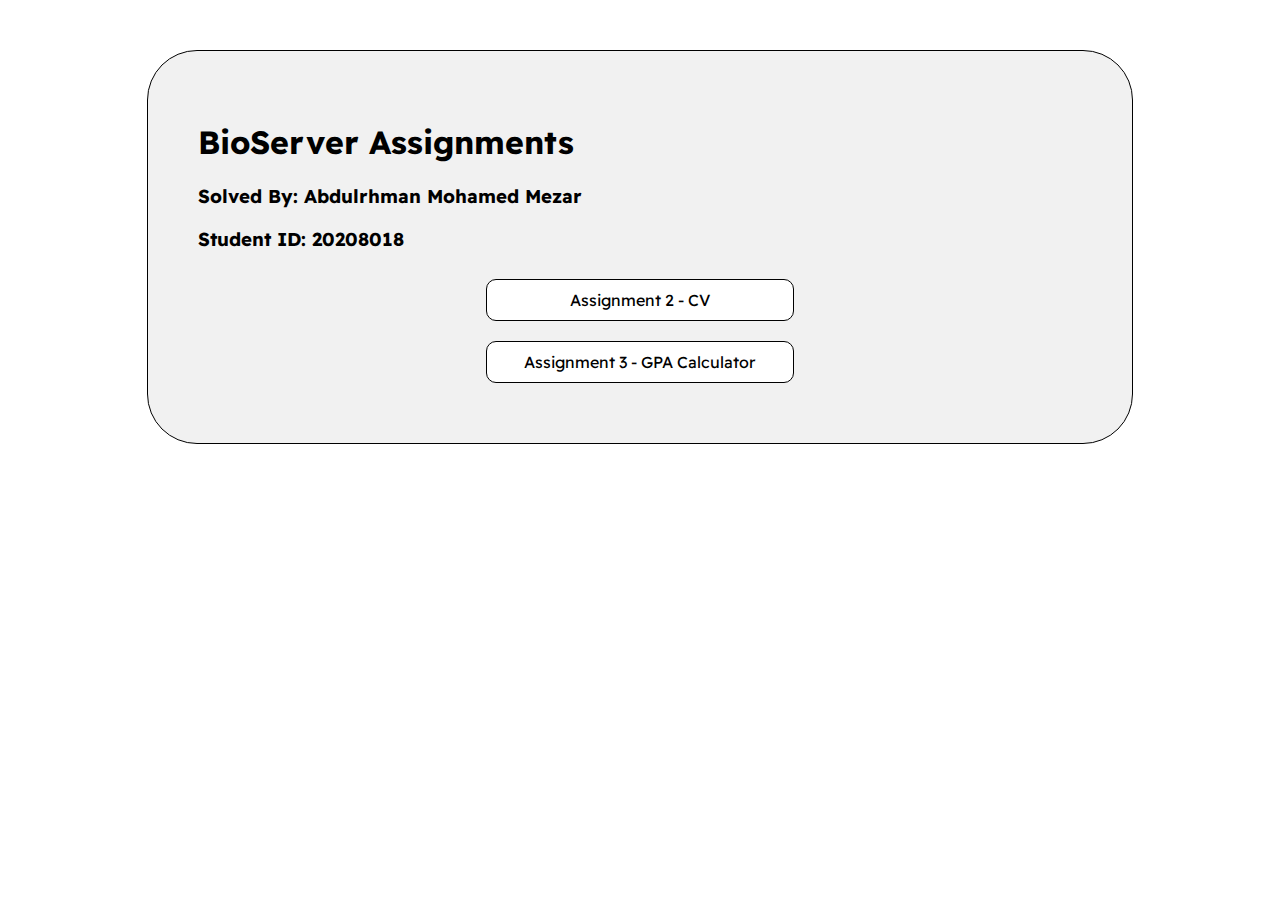
<file: index.html>
<!DOCTYPE html>
<html lang="en">
<head>
    <meta charset="UTF-8">
    <meta name="viewport" content="width=device-width, initial-scale=1.0">
    <title>Bio Server Assignments</title>
    <link href="https://fonts.googleapis.com/css2?family=Readex+Pro&amp;display=swap" rel="stylesheet">
    <style>
        .container{
            font-family: 'Readex Pro', sans-serif;
            width: 70%;
            border-radius: 50px;
            background-color: #f1f1f1;
            margin: 50px auto;
            padding: 50px;
            border: #000 solid 1px;
        }

        .projects{
            width: 100%;
            display: flex;
            justify-content: center;
            align-items: center;
            flex-direction: column;
        }

        .project{
            width: 30%;
            background-color: #fff;
            margin: 10px;
            display: flex;
            justify-content: center;
            align-items: center;
            border-radius: 10px;
            padding: 10px 20px;
            border: #000 solid 1px;
            text-decoration: none;
            color: #000;
        }

        .project:hover{
            background-color: #000;
            color: #fff;
        }
    </style>
</head>
<body>
    <div class="container">
        <div class="header">
            <h1>BioServer Assignments</h1>
            <h3>Solved By: Abdulrhman Mohamed Mezar</h3>
            <h3>Student ID: 20208018</h3>
        </div>

        <div class="projects">
            <a class="project" href="./CV">Assignment 2 - CV</a>
            <a class="project" href="./GPA-Calculator/">Assignment 3 - GPA Calculator</a>
        </div>
    </div>
    
</body>
</html>
</file>
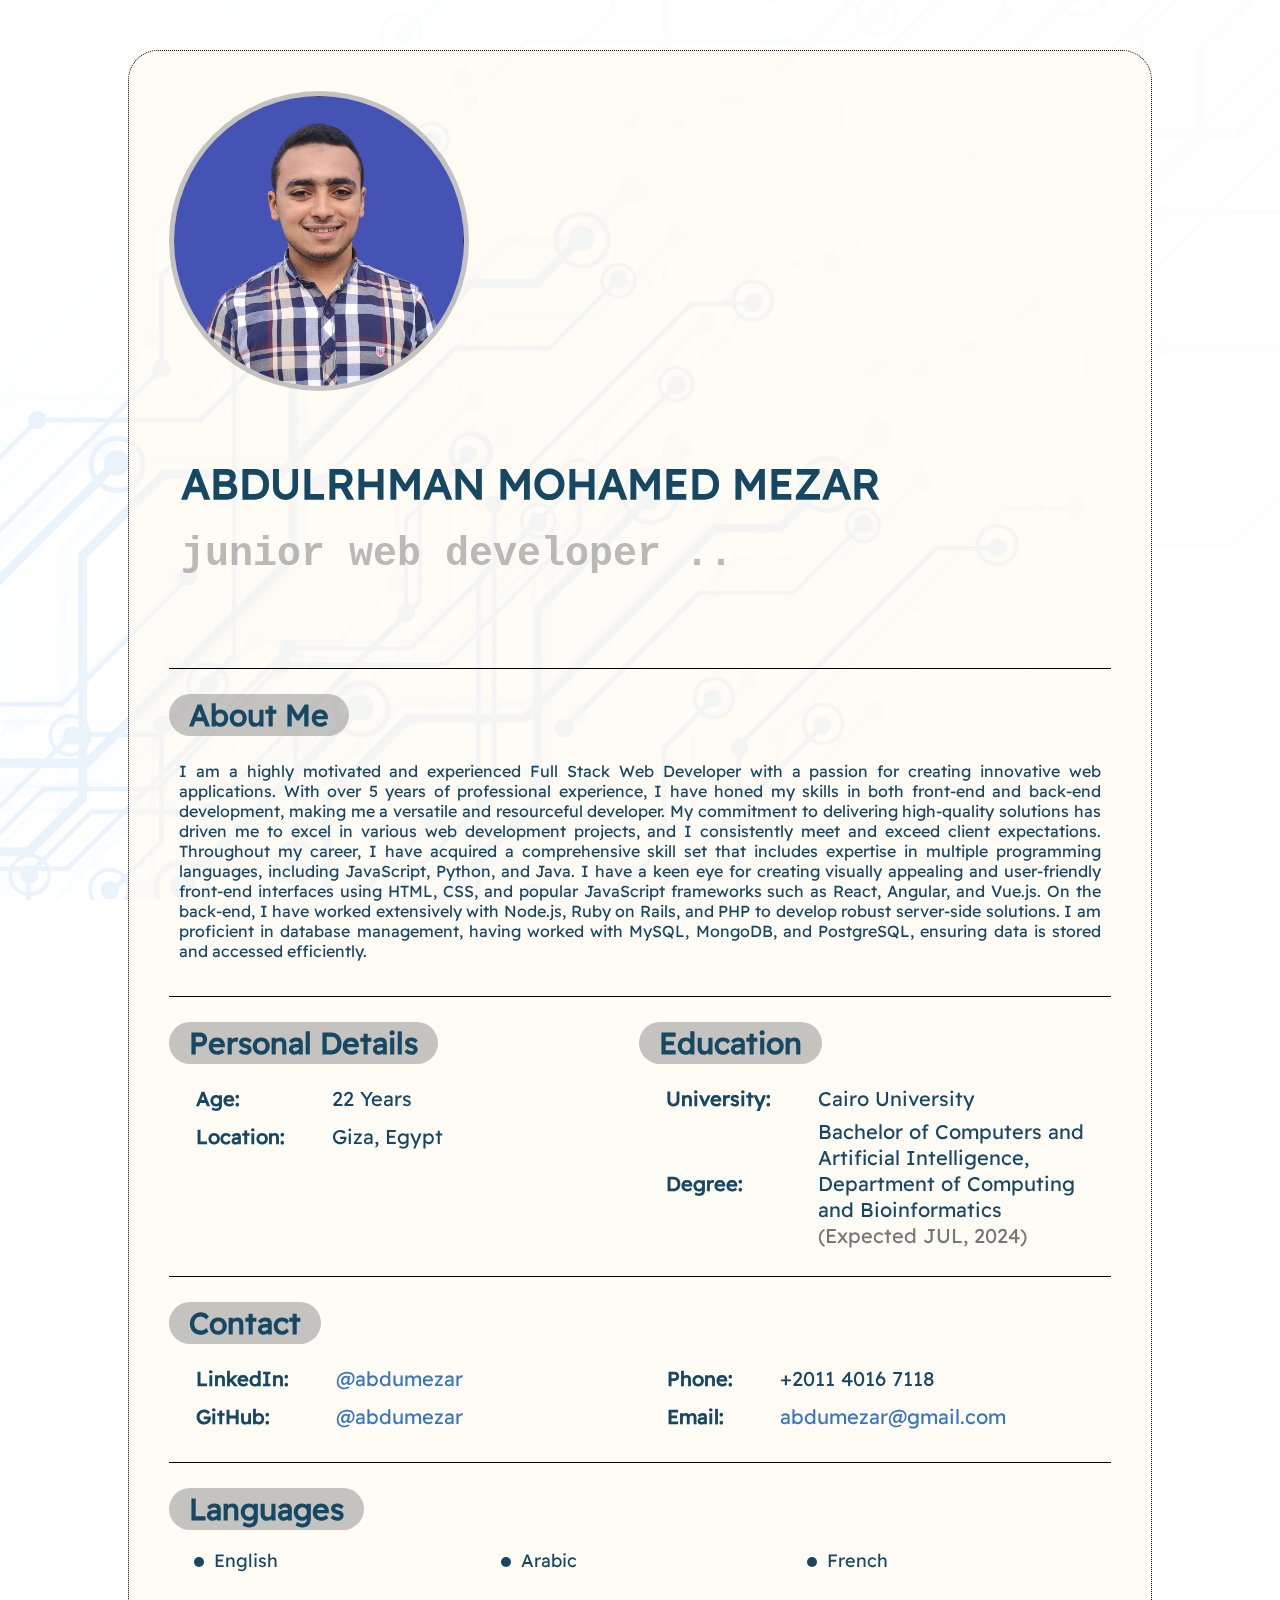
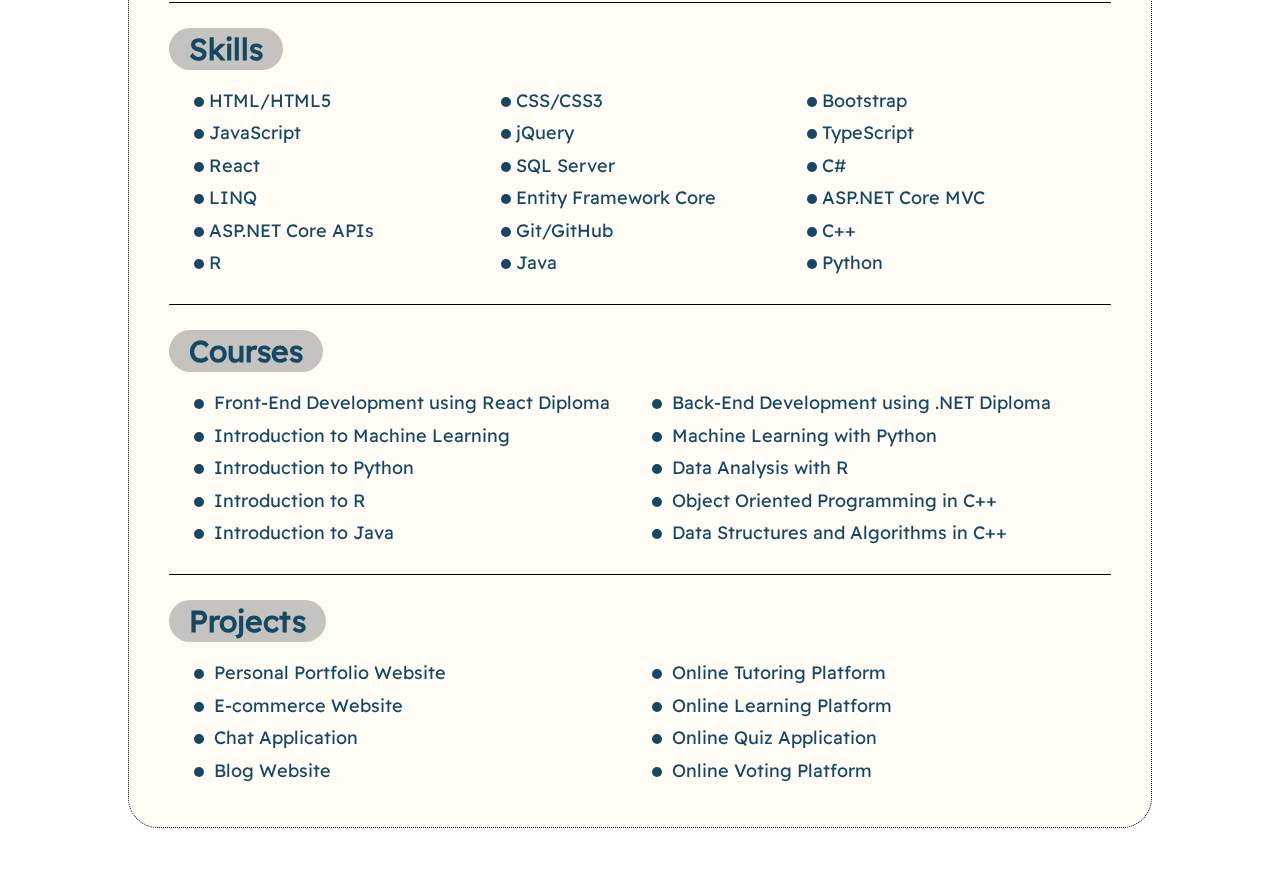
<file: CV/index.html>
<!DOCTYPE html>
<html lang="en">

<head>
    <meta charset="UTF-8">
    <meta name="viewport" content="width=device-width, initial-scale=1.0">
    <title>Abdulrhman Mezar CV</title>
    <link rel="stylesheet" href="./css/style.css">
    <!-- icon -->
    <link rel="icon" href="./images/personal_image_cv.png">
</head>

<body>
    <div class="container">
        <div class="my_image">
            <img src="./images/personal_image_cv.png" class="dashed-border" alt="Abdulrhman Mezar">
        </div>

        <div class="myInfo">
            <table>
                <tr class="main">
                    <td>ABDULRHMAN MOHAMED MEZAR</td>
                </tr>
                <tr class="main">
                    <td class="muted code-font">junior web developer ..</td>
                </tr>

            </table>
        </div>

        <span class="line"></span>

        <div class="info">
            <h2 class="section-title">About Me</h2>
            <p>
                I am a highly motivated and experienced Full Stack Web Developer with a passion for creating innovative
                web applications. With over 5 years of professional experience, I have honed my skills in both front-end
                and back-end development, making me a versatile and resourceful developer. My commitment to delivering
                high-quality solutions has driven me to excel in various web development projects, and I consistently
                meet and exceed client expectations.

                Throughout my career, I have acquired a comprehensive skill set that includes expertise in multiple
                programming languages, including JavaScript, Python, and Java. I have a keen eye for creating visually
                appealing and user-friendly front-end interfaces using HTML, CSS, and popular JavaScript frameworks such
                as React, Angular, and Vue.js. On the back-end, I have worked extensively with Node.js, Ruby on Rails,
                and PHP to develop robust server-side solutions. I am proficient in database management, having worked
                with MySQL, MongoDB, and PostgreSQL, ensuring data is stored and accessed efficiently.

            </p>
        </div>

        <span class="line"></span>

        <div class="details">
            <h2 class="section-title">Personal Details</h2>
            <table>
                <tr>
                    <td class="title">Age:</td>
                    <td class="data">22 Years</td>
                </tr>
                <tr>
                    <td class="title">Location:</td>
                    <td class="data">Giza, Egypt</td>
                </tr>
            </table>
        </div>

        <div class="education">
            <h2 class="section-title">Education</h2>
            <table>
                <tr>
                    <td class="title">University:</td>
                    <td class="data">Cairo University</td>
                </tr>
                <tr>
                    <td class="title">Degree:</td>
                    <td class="data normal-line-hieght">Bachelor of Computers and Artificial Intelligence, Department of
                        Computing and Bioinformatics<br /><span class="muted">(Expected JUL, 2024)</span></td>
                </tr>
            </table>
        </div>

        <span class="line"></span>

        <div class="contact">
            <h2 class="section-title">Contact</h2>
            <table>
                <tr>
                    <td class="title">Phone:</td>
                    <td class="data">+2011 4016 7118</td>
                </tr>
                <tr>
                    <td class="title">Email:</td>
                    <td class="data"><a href="mailto:abdumezar@gmail.com">abdumezar@gmail.com</a></td>
                </tr>
            </table>
            <table>
                <tr>
                    <td class="title">LinkedIn:</td>
                    <td class="data"><a href="https://www.linkedin.com/in/abdumezar/">@abdumezar</a></td>
                </tr>
                <tr>
                    <td class="title">GitHub:</td>
                    <td class="data"><a href="https://github.com/abdumezar">@abdumezar</a></td>
                </tr>
            </table>
        </div>
        <span class="line"></span>

        <div class="languages">
            <h2 class="section-title">Languages</h2>
            <ul>
                <li><span class="circle"></span> English</li>
                <li><span class="circle"></span> Arabic</li>
                <li><span class="circle"></span> French</li>
            </ul>
        </div>

        <span class="line"></span>

        <div class="skills">
            <h2 class="section-title">Skills</h2>
            <ul>
                <li><span class="circle"></span>HTML/HTML5</li>
                <li><span class="circle"></span>CSS/CSS3</li>
                <li><span class="circle"></span>Bootstrap</li>
                <li><span class="circle"></span>JavaScript</li>
                <li><span class="circle"></span>jQuery</li>
                <li><span class="circle"></span>TypeScript</li>
                <li><span class="circle"></span>React</li>
                <li><span class="circle"></span>SQL Server</li>
                <li><span class="circle"></span>C#</li>
                <li><span class="circle"></span>LINQ</li>
                <li><span class="circle"></span>Entity Framework Core</li>
                <li><span class="circle"></span>ASP.NET Core MVC</li>
                <li><span class="circle"></span>ASP.NET Core APIs</li>
                <li><span class="circle"></span>Git/GitHub</li>
                <li><span class="circle"></span>C++</li>
                <li><span class="circle"></span>R</li>
                <li><span class="circle"></span>Java</li>
                <li><span class="circle"></span>Python</li>
            </ul>
        </div>

        <span class="line"></span>

        <div class="courses">
            <h2 class="section-title">Courses</h2>
            <ul>
                <li><span class="circle"></span> Front-End Development using React Diploma</li>
                <li><span class="circle"></span> Back-End Development using .NET Diploma</li>
                <li><span class="circle"></span> Introduction to Machine Learning</li>
                <li><span class="circle"></span> Machine Learning with Python</li>
                <li><span class="circle"></span> Introduction to Python</li>
                <li><span class="circle"></span> Data Analysis with R</li>
                <li><span class="circle"></span> Introduction to R</li>
                <li><span class="circle"></span> Object Oriented Programming in C++</li>
                <li><span class="circle"></span> Introduction to Java</li>
                <li><span class="circle"></span> Data Structures and Algorithms in C++</li>
            </ul>
        </div>

        <span class="line"></span>

        <div class="projects">
            <h2 class="section-title">Projects</h2>
            <ul>
                <li><span class="circle"></span> Personal Portfolio Website</li>
                <li><span class="circle"></span> Online Tutoring Platform</li>
                <li><span class="circle"></span> E-commerce Website</li>
                <li><span class="circle"></span> Online Learning Platform</li>
                <li><span class="circle"></span> Chat Application</li>
                <li><span class="circle"></span> Online Quiz Application</li>
                <li><span class="circle"></span> Blog Website</li>
                <li><span class="circle"></span> Online Voting Platform</li>
            </ul>

        </div>

    </div>
</body>

</html>
</file>
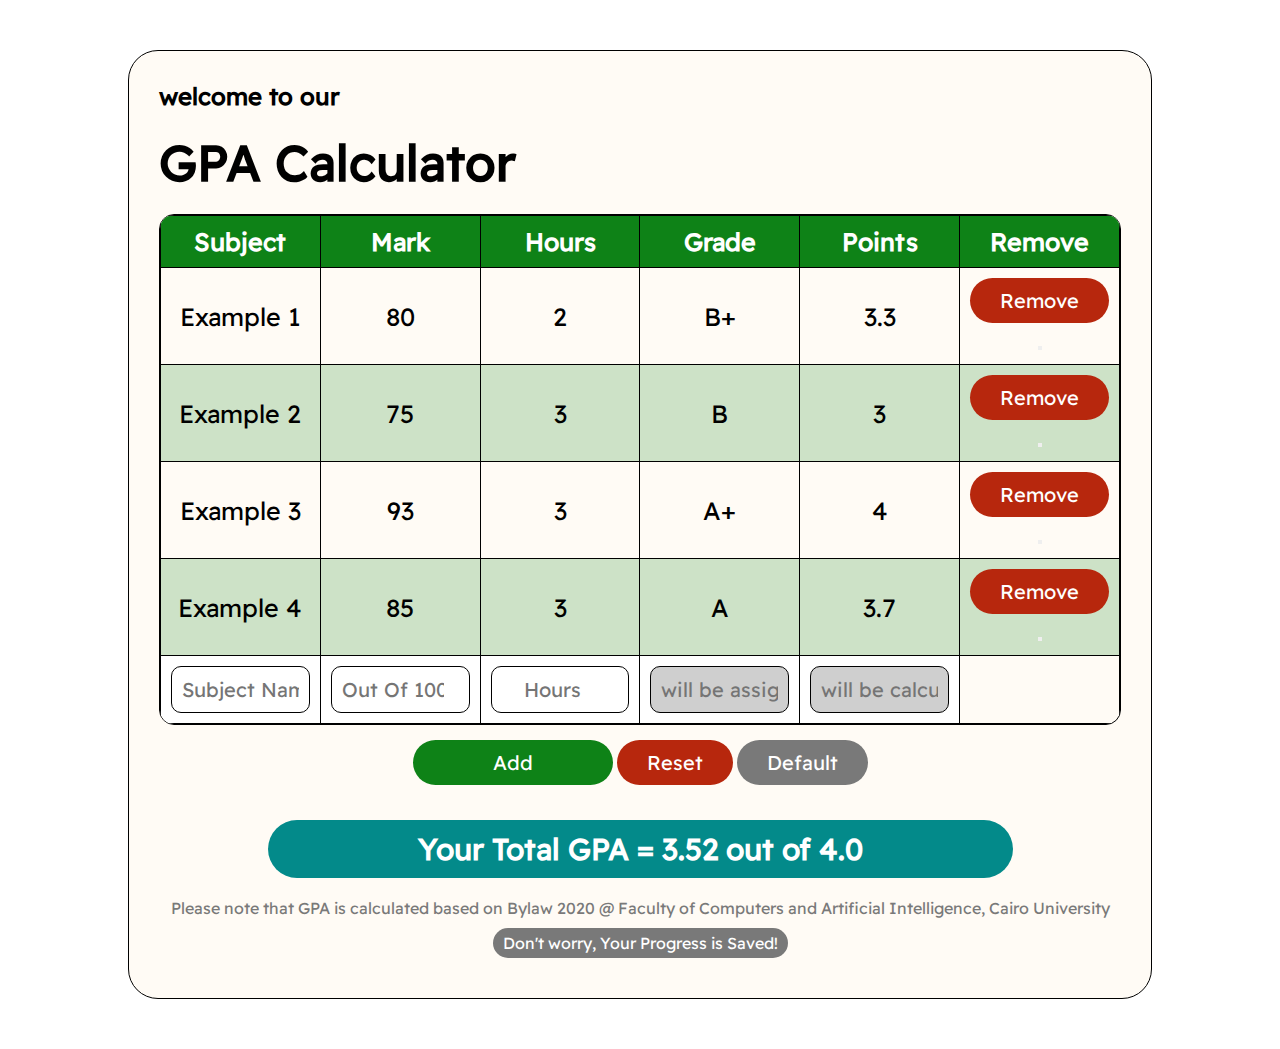
<file: GPA-Calculator/index.html>
<!DOCTYPE html>
<html lang="en">

<head>
    <meta charset="UTF-8">
    <meta name="viewport" content="width=device-width, initial-scale=1.0">
    <title>GPA Calculator</title>
    <link rel="stylesheet" href="./css/style.css">
    <!-- icon -->
    <link rel="icon" href="./icon.png">
</head>

<body>
    <div class="container">
        <h2>welcome to our</h2>
        <h1>GPA Calculator</h1>
        <div class="rounded-table-container">
            <table>
                <thead>
                    <tr>
                        <th>Subject</th>
                        <th>Mark</th>
                        <th>Hours</th>
                        <th>Grade</th>
                        <th>Points</th>
                        <th>Remove</th>
                    </tr>
                </thead>
                <tbody id="tbody">
                    
                </tbody>
            </table>
        </div>
        
        <div class="center">
            <button id="add">Add</button>
            <button id="reset" onclick="Reset()">Reset</button>
            <button id="default" onclick="DefaultSubjects()">Default</button>
        </div>
        <h2 class="gpa">Your Total GPA = <span class="total">0.0</span> out of 4.0</h2>
        <p class="center">Please note that GPA is calculated based on Bylaw 2020 @ Faculty of Computers and Artificial Intelligence, Cairo University</p>
        <p class="center progress-saved">Don't worry, Your Progress is Saved!</p>
    </div>
    <script src="./js/script.js"></script>
</body>

</html>
</file>
<file: CV/css/style.css>
/* general styles for all pages */

/* read font from fonts/ReadexPro.ttf */
@font-face {
    font-family: 'Readex Pro';
    src: url(../fonts/ReadexPro.ttf);
    font-weight: normal;
    font-style: normal;
}

.code-font{
    font-family: 'Courier New', Courier, monospace;
    opacity: 0.5;
}

* {
    margin: 0;
    padding: 0;
    box-sizing: border-box;
    font-family: 'Readex Pro';
}
/* body background image with opacity */
body::after{
    content: "";
    background-image: url(../images/3.jpg);
    background-size: cover;
    background-position: center;
    background-repeat: no-repeat;
    background-attachment: fixed;
    position: fixed;
    top: 0;
    left: 0;
    width: 100%;
    height: 100%;
    z-index: -1;
    opacity: 0.15;
}


.container {
    width: 80%;
    max-width: 1200px;
    margin: 0 auto;
    margin: 50px auto;
    border: #000 0.5px dotted;
    border-radius: 30px;
    padding: 40px;
    position: relative; 
    background-color: rgba(255, 247, 235, 0.5);
    color: #164863;     
}

h1, h2, h3, h4, h5, h6, p {
    margin: 0;
}

.line{
    border-bottom: 0.5px solid #000;
    width: 100%;
    margin-top: 25px;
    margin-bottom: 25px;
    display: block;
}

a{
    text-decoration: none;
    color: inherit;
}

.normal-line-hieght{
    line-height: 1.3;
}

.muted{
    color: #777;
}

/* End of general styles */

.my_image{
    display: inline-block;
}

.my_image img{
    width: 300px;
    border-radius: 50%;
    border: 5px solid #7777776d;
    margin-right: 50px;
}


.myInfo {
    display: inline-block;
}

.myInfo table .title{
    font-weight: bold;
    font-size: 20px;
    padding-right: 25px;
}

.myInfo table .data{
    font-size: 20px;
}

.myInfo table{
    margin: 50px auto;
}

.myInfo table .main{
    font-size: 42px;
    font-weight: bold;
    padding: 10px;
}

.main .muted{
    font-size: 40px;
    
}

.myInfo table .main td{
    padding: 10px;
}

.info p{
    font-size: 16px;
    padding: 10px;
    text-align: justify;
}

/* Details & Education */

.details, .education{
    width: 49.5%;
    display: inline-block;
}

.section-title{
    font-size: 30px;
    font-weight: bold;
    margin-bottom: 15px;
    width: fit-content;
    padding: 2px 20px;
    border-radius: 25px;
    background-color: #7777776d;
}

.details table .title, .education table .title, .contact table .title{
    font-weight: bold;
    font-size: 20px;
    padding-right: 20px;
    padding-left: 25px;
}

.details table .data, .education table .data, .contact table .data{
    font-size: 20px;
    padding-left: 25px;
}

.details table tr, .education table tr, .contact table tr{
    line-height: 1.8;
}

/* Skills */
ul{
    list-style: none;
    padding-left: 25px;
}

ul li{
    line-height: 1.8;
    font-size: 18px;
    width: 33%;
    display: inline-block;
}

.circle{
    display: inline-block;
    width: 10px;
    height: 10px;
    border-radius: 50%;
    background-color: #164863;
    margin-right: 5px;
}

.contact a{
    color: #3876BF
}

.contact table{
    width: 50%;
    display: inline;
}

.contact table:nth-child(2){
    float: right;
}

.courses li, .projects li{
    width: 49.5%;
}
</file>
<file: GPA-Calculator/css/style.css>
@font-face {
    font-family: 'Readex Pro';
    src: url(../fonts/ReadexPro.ttf);
    font-weight: normal;
    font-style: normal;
}

* {
    margin: 0;
    padding: 0;
    box-sizing: border-box;
    font-family: 'Readex Pro';
}

.container {
    width: 80%;
    max-width: 1200px;
    margin: 0 auto;
    margin: 50px auto;
    border: #000 0.5px solid;
    border-radius: 30px;
    padding: 30px;
    position: relative; 
    background-color: rgba(255, 247, 235, 0.5);  
}

h1, h2, h3, h4, h5, h6, p {
    margin: 0;
}

h1{
    font-size: 50px;
    font-weight: 700;
    margin: 20px 0px;
}

table{
    width: 100%;
    border-collapse: collapse;
    border: 1px solid #000;
    table-layout: fixed;
}

.rounded-table-container{
    border: #000 1px solid;
    border-radius: 15px;
    overflow: hidden;
}

table td, table th{
    border: 1px solid #000;
    padding: 10px;
    font-size: 25px;
    text-align: center;
}

table th{
    background-color: #0e8217;
    color: #fff;
}

table tr:nth-child(even){
    background-color: #0e821835;
}

table tr:last-child {
    background-color: #fff;
}

#tbody input{
    width: 100%;
    padding: 10px;
    border: 1px solid #000;
    border-radius: 10px;
    font-size: 20px;
    text-align: center;
}

#tbody input:focus{
    outline: none;
}

.readonly-input{
    background-color: #7979795b;
    color: #000;
    font-weight: 500;
    font-size: 20px;
    text-align: center;
    border: none;
    border-radius: 5px;
    cursor: help;
}

#add{
    background-color: #0e8217;
    color: #fff;
    border: none;
    padding: 10px 80px;
    border-radius: 50px;
    font-size: 20px;
    cursor: pointer;
    margin: 15px 0px;
}

#add:hover{
    background-color: #fff;
    color: #0e8217;
    border: 1px solid #0e8217;
    margin: 14px -1px;
}

#reset{
    background-color: #b7270d;
    color: #fff;
    border: none;
    padding: 10px 30px;
    border-radius: 50px;
    font-size: 20px;
    cursor: pointer;
    margin: 15px 0px;
}

#reset:hover{
    background-color: #fff;
    color: #b7270d;
    border: 1px solid #b7270d;
    margin: 14px -1px;
}

#default{
    background-color: #797979;
    color: #fff;
    border: none;
    padding: 10px 30px;
    border-radius: 50px;
    font-size: 20px;
    cursor: pointer;
    margin: 15px 0px;
}

#default:hover{
    background-color: #fff;
    color: #797979;
    border: 1px solid #797979;
    margin: 14px -1px;
}

.center{
    text-align: center;
}

.gpa{
    font-size: 30px;
    font-weight: 700;
    text-align: center;
    margin: 20px auto;
    color: white;
    background-color: #038a8a;
    padding: 10px 150px;
    border-radius: 50px;
    width: fit-content;
}

p.center{
    font-size: 16px;
    font-weight: 500;
    margin-top: 20px;
    color: #797979;
}

p.center.progress-saved{
    background-color: #797979;
    width: fit-content;
    padding: 5px 10px;
    border-radius: 50px;
    color: #fff;
    margin: 10px auto;
}

p.center.progress-saved:hover{
    background-color: #fff;
    color: #797979;
    border: 1px solid #797979;
    margin: 9px auto;
}

#removeBtn{
    background-color: #b7270d;
    color: #fff;
    border: none;
    padding: 10px 30px;
    border-radius: 50px;
    font-size: 20px;
    cursor: pointer;
}

#removeBtn:hover{
    background-color: #fff;
    color: #b7270d;
    border: 1px solid #b7270d;
    padding: 9px 29px;
}

a{
    text-decoration: none;
    color: #000;
    padding: 5px 15px;
    border-radius: 50px;
    font-size: 14px;
    font-weight: 500;
    border: 1px solid #000;
}

a:hover{
    background-color: #000;
    color: #fff;
}
</file>
